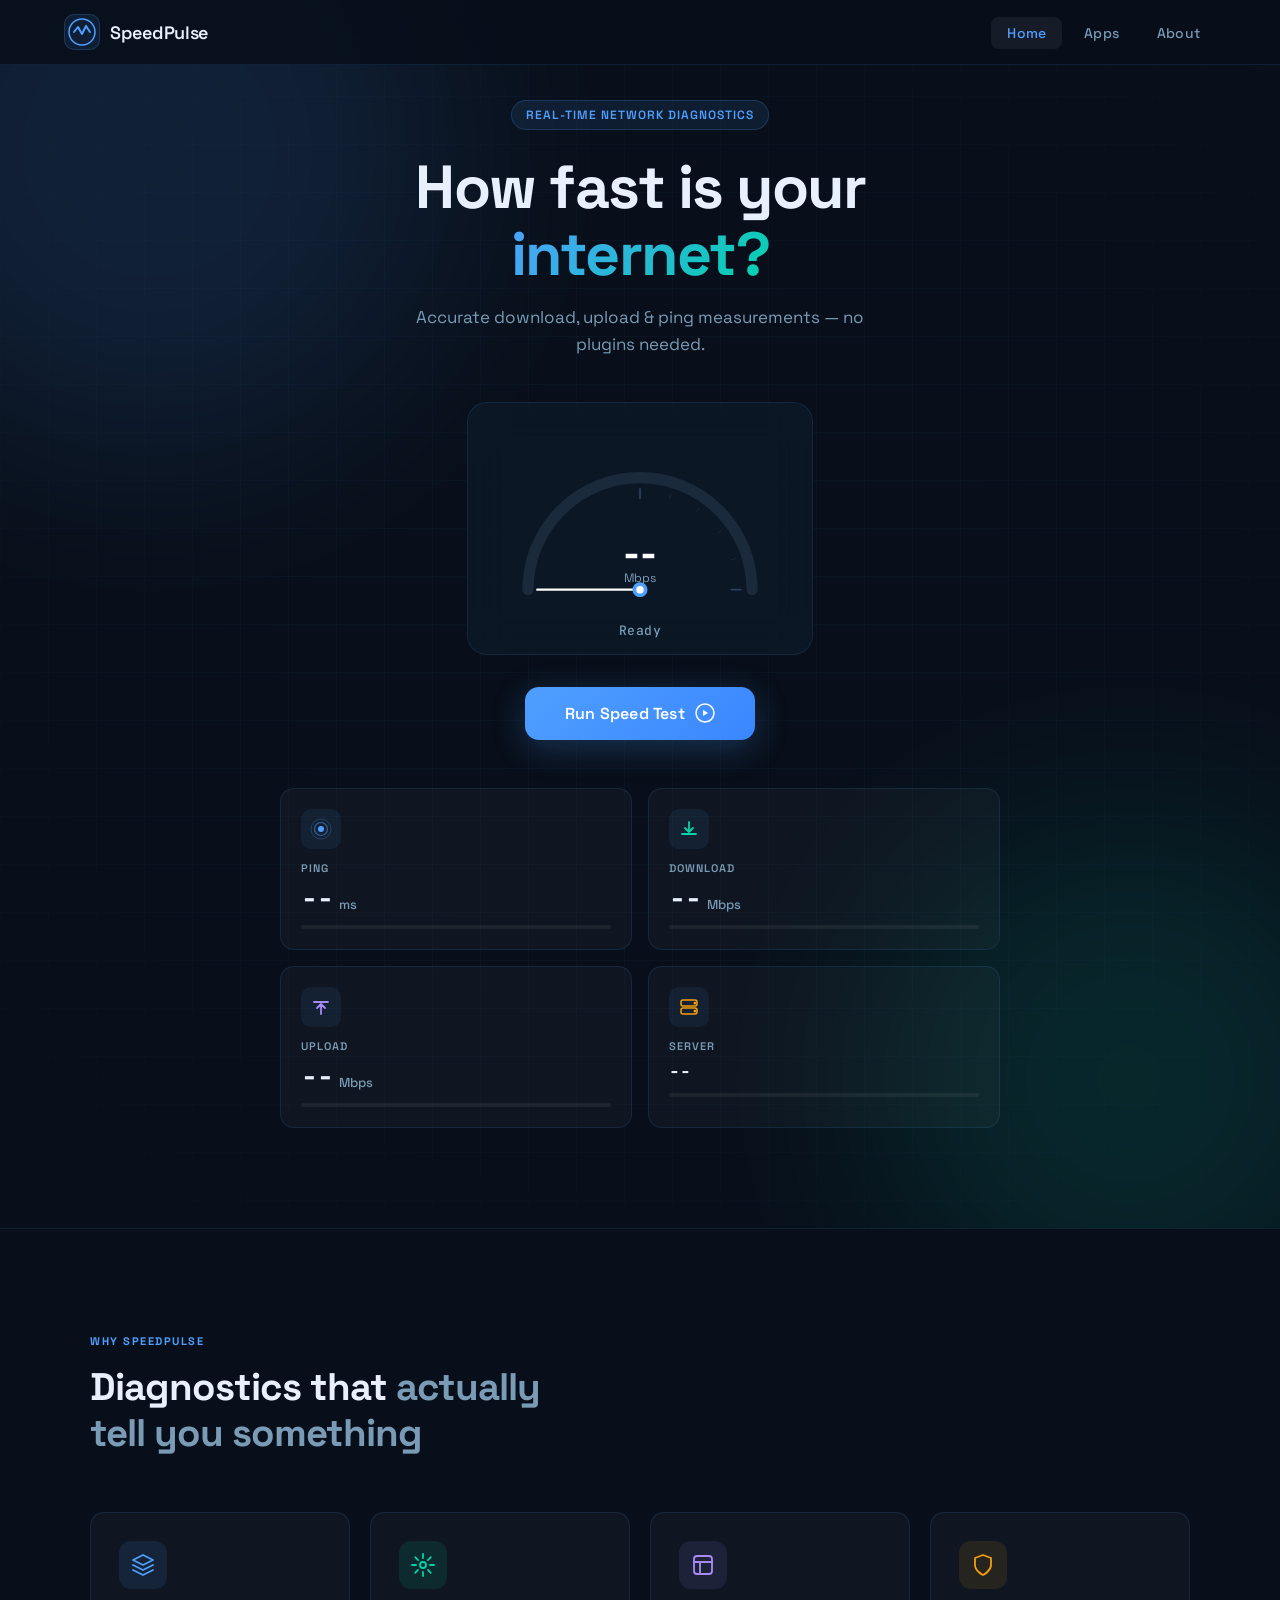
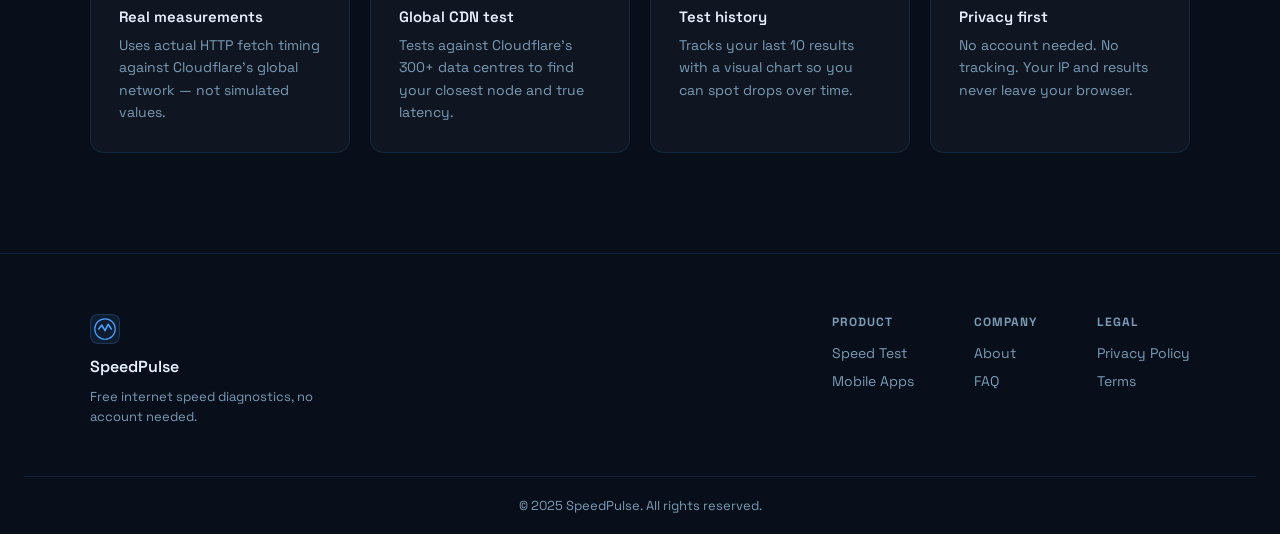
<file: index.html>
<!DOCTYPE html>
<html lang="en">
<head>
    <meta charset="UTF-8">
    <meta name="viewport" content="width=device-width, initial-scale=1.0">
    <title>SpeedPulse — Internet Speed Test</title>
    <link rel="stylesheet" href="style.css">
    <link rel="preconnect" href="https://fonts.googleapis.com">
    <link href="https://fonts.googleapis.com/css2?family=Space+Grotesk:wght@300;400;500;600;700&family=JetBrains+Mono:wght@400;500&display=swap" rel="stylesheet">
    <link rel="icon" type="image/x-icon" href="Pictures/speedpulse logo no bg.png">
</head>
<body>

    <!-- Navigation -->
    <nav id="navbar">
        <div class="nav-inner">
            <a href="index.html" class="brand">
                <div class="brand-icon">
                    <svg width="28" height="28" viewBox="0 0 28 28" fill="none">
                        <circle cx="14" cy="14" r="13" stroke="#4F9FFF" stroke-width="1.5"/>
                        <path d="M6 14 L10 9 L14 16 L18 8 L22 14" stroke="#4F9FFF" stroke-width="2" stroke-linecap="round" stroke-linejoin="round" fill="none"/>
                    </svg>
                </div>
                <span>SpeedPulse</span>
            </a>
            <ul class="nav-links">
                <li><a href="index.html" class="active">Home</a></li>
                <li><a href="apps.html">Apps</a></li>
                <li><a href="about.html">About</a></li>
            </ul>
            <button class="hamburger" onclick="toggleMenu()" aria-label="Menu">
                <span></span><span></span><span></span>
            </button>
        </div>
        <div class="mobile-menu" id="mobileMenu">
            <a href="index.html">Home</a>
            <a href="apps.html">Apps</a>
            <a href="about.html">About</a>
        </div>
    </nav>

    <!-- Hero Speed Test -->
    <main class="hero">
        <div class="hero-bg">
            <div class="grid-overlay"></div>
            <div class="orb orb-1"></div>
            <div class="orb orb-2"></div>
        </div>

        <div class="hero-content">
            <div class="tagline">Real-time network diagnostics</div>
            <h1>How fast is your <span class="gradient-text">internet?</span></h1>
            <p class="subtitle">Accurate download, upload & ping measurements — no plugins needed.</p>

            <!-- Speedometer -->
            <div class="speedometer-wrap">
                <div class="speedometer" id="speedometer">
                    <svg class="gauge-svg" viewBox="0 0 300 200" id="gaugeSVG">
                        <!-- Arc track -->
                        <path d="M 30 170 A 120 120 0 0 1 270 170" fill="none" stroke="#1a2a3a" stroke-width="12" stroke-linecap="round"/>
                        <!-- Arc fill -->
                        <path d="M 30 170 A 120 120 0 0 1 270 170" fill="none" stroke="url(#gaugeGrad)" stroke-width="12" stroke-linecap="round"
                              stroke-dasharray="377" stroke-dashoffset="377" id="gaugeArc"/>
                        <!-- Tick marks -->
                        <g id="ticks"></g>
                        <!-- Needle -->
                        <line x1="150" y1="170" x2="150" y2="60" stroke="#fff" stroke-width="2.5" stroke-linecap="round" id="needle" style="transform-origin:150px 170px; transform:rotate(-90deg)"/>
                        <circle cx="150" cy="170" r="8" fill="#4F9FFF"/>
                        <circle cx="150" cy="170" r="4" fill="#fff"/>
                        <!-- Speed label -->
                        <text x="150" y="145" text-anchor="middle" font-size="42" font-weight="700" fill="#fff" id="speedValue" font-family="'Space Grotesk', sans-serif">--</text>
                        <text x="150" y="162" text-anchor="middle" font-size="13" fill="#7a9bb5" id="speedUnit" font-family="'Space Grotesk', sans-serif">Mbps</text>
                        <defs>
                            <linearGradient id="gaugeGrad" x1="0%" y1="0%" x2="100%" y2="0%">
                                <stop offset="0%" stop-color="#4F9FFF"/>
                                <stop offset="50%" stop-color="#00D4AA"/>
                                <stop offset="100%" stop-color="#00E676"/>
                            </linearGradient>
                        </defs>
                    </svg>
                    <div class="phase-label" id="phaseLabel">Ready</div>
                </div>
            </div>

            <!-- Start button -->
            <button class="btn-test" id="testButton" onclick="startTest()">
                <span class="btn-text">Run Speed Test</span>
                <span class="btn-icon">
                    <svg width="20" height="20" viewBox="0 0 20 20" fill="none">
                        <circle cx="10" cy="10" r="9" stroke="currentColor" stroke-width="1.5"/>
                        <path d="M8 7l5 3-5 3V7z" fill="currentColor"/>
                    </svg>
                </span>
            </button>

            <!-- Results Grid -->
            <div class="results-grid" id="resultsGrid">
                <div class="result-card" id="pingCard">
                    <div class="result-icon">
                        <svg width="22" height="22" viewBox="0 0 22 22" fill="none"><circle cx="11" cy="11" r="3" fill="#4F9FFF"/><circle cx="11" cy="11" r="6.5" stroke="#4F9FFF" stroke-width="1.2" opacity=".5"/><circle cx="11" cy="11" r="10" stroke="#4F9FFF" stroke-width="1" opacity=".25"/></svg>
                    </div>
                    <div class="result-info">
                        <span class="result-label">Ping</span>
                        <span class="result-value" id="pingVal">--</span>
                        <span class="result-unit">ms</span>
                    </div>
                    <div class="result-bar"><div class="result-bar-fill" id="pingBar"></div></div>
                </div>

                <div class="result-card" id="downloadCard">
                    <div class="result-icon">
                        <svg width="22" height="22" viewBox="0 0 22 22" fill="none"><path d="M11 4v10M7 10l4 4 4-4" stroke="#00D4AA" stroke-width="1.8" stroke-linecap="round" stroke-linejoin="round"/><path d="M4 16h14" stroke="#00D4AA" stroke-width="1.8" stroke-linecap="round"/></svg>
                    </div>
                    <div class="result-info">
                        <span class="result-label">Download</span>
                        <span class="result-value" id="downloadVal">--</span>
                        <span class="result-unit">Mbps</span>
                    </div>
                    <div class="result-bar"><div class="result-bar-fill teal" id="downloadBar"></div></div>
                </div>

                <div class="result-card" id="uploadCard">
                    <div class="result-icon">
                        <svg width="22" height="22" viewBox="0 0 22 22" fill="none"><path d="M11 18V8M7 12l4-4 4 4" stroke="#A78BFA" stroke-width="1.8" stroke-linecap="round" stroke-linejoin="round"/><path d="M4 6h14" stroke="#A78BFA" stroke-width="1.8" stroke-linecap="round"/></svg>
                    </div>
                    <div class="result-info">
                        <span class="result-label">Upload</span>
                        <span class="result-value" id="uploadVal">--</span>
                        <span class="result-unit">Mbps</span>
                    </div>
                    <div class="result-bar"><div class="result-bar-fill purple" id="uploadBar"></div></div>
                </div>

                <div class="result-card" id="serverCard">
                    <div class="result-icon">
                        <svg width="22" height="22" viewBox="0 0 22 22" fill="none"><rect x="3" y="4" width="16" height="6" rx="2" stroke="#F59E0B" stroke-width="1.5"/><rect x="3" y="12" width="16" height="6" rx="2" stroke="#F59E0B" stroke-width="1.5"/><circle cx="17" cy="7" r="1.5" fill="#F59E0B"/><circle cx="17" cy="15" r="1.5" fill="#F59E0B"/></svg>
                    </div>
                    <div class="result-info">
                        <span class="result-label">Server</span>
                        <span class="result-value small" id="serverVal">--</span>
                        <span class="result-unit" id="serverIp"></span>
                    </div>
                    <div class="result-bar"><div class="result-bar-fill amber" id="serverBar"></div></div>
                </div>
            </div>

            <!-- History Chart -->
            <div class="history-section" id="historySection" style="display:none">
                <div class="history-header">
                    <h3>Speed History</h3>
                    <button onclick="clearHistory()" class="clear-btn">Clear</button>
                </div>
                <div class="history-chart" id="historyChart"></div>
            </div>
        </div>
    </main>

    <!-- Features Section -->
    <section class="features-section">
        <div class="features-inner">
            <div class="section-tag">Why SpeedPulse</div>
            <h2>Diagnostics that <em>actually tell you something</em></h2>
            <div class="features-grid">
                <div class="feature-card">
                    <div class="feat-icon blue">
                        <svg width="24" height="24" viewBox="0 0 24 24" fill="none"><path d="M12 2L2 7l10 5 10-5-10-5zM2 17l10 5 10-5M2 12l10 5 10-5" stroke="currentColor" stroke-width="1.8" stroke-linecap="round" stroke-linejoin="round"/></svg>
                    </div>
                    <h4>Real measurements</h4>
                    <p>Uses actual HTTP fetch timing against Cloudflare's global network — not simulated values.</p>
                </div>
                <div class="feature-card">
                    <div class="feat-icon teal">
                        <svg width="24" height="24" viewBox="0 0 24 24" fill="none"><circle cx="12" cy="12" r="3" stroke="currentColor" stroke-width="1.8"/><path d="M12 1v4M12 19v4M4.22 4.22l2.83 2.83M16.95 16.95l2.83 2.83M1 12h4M19 12h4M4.22 19.78l2.83-2.83M16.95 7.05l2.83-2.83" stroke="currentColor" stroke-width="1.8" stroke-linecap="round"/></svg>
                    </div>
                    <h4>Global CDN test</h4>
                    <p>Tests against Cloudflare's 300+ data centres to find your closest node and true latency.</p>
                </div>
                <div class="feature-card">
                    <div class="feat-icon purple">
                        <svg width="24" height="24" viewBox="0 0 24 24" fill="none"><rect x="3" y="3" width="18" height="18" rx="3" stroke="currentColor" stroke-width="1.8"/><path d="M3 9h18M9 21V9" stroke="currentColor" stroke-width="1.8" stroke-linecap="round"/></svg>
                    </div>
                    <h4>Test history</h4>
                    <p>Tracks your last 10 results with a visual chart so you can spot drops over time.</p>
                </div>
                <div class="feature-card">
                    <div class="feat-icon amber">
                        <svg width="24" height="24" viewBox="0 0 24 24" fill="none"><path d="M12 22s8-4 8-10V5l-8-3-8 3v7c0 6 8 10 8 10z" stroke="currentColor" stroke-width="1.8" stroke-linecap="round" stroke-linejoin="round"/></svg>
                    </div>
                    <h4>Privacy first</h4>
                    <p>No account needed. No tracking. Your IP and results never leave your browser.</p>
                </div>
            </div>
        </div>
    </section>

    <!-- Footer -->
    <footer>
        <div class="footer-inner">
            <div class="footer-brand">
                <div class="brand-icon small">
                    <svg width="22" height="22" viewBox="0 0 28 28" fill="none"><circle cx="14" cy="14" r="13" stroke="#4F9FFF" stroke-width="1.5"/><path d="M6 14 L10 9 L14 16 L18 8 L22 14" stroke="#4F9FFF" stroke-width="2" stroke-linecap="round" stroke-linejoin="round" fill="none"/></svg>
                </div>
                <span>SpeedPulse</span>
                <p>Free internet speed diagnostics, no account needed.</p>
            </div>
            <div class="footer-links">
                <div class="footer-col">
                    <h5>Product</h5>
                    <a href="index.html">Speed Test</a>
                    <a href="apps.html">Mobile Apps</a>
                </div>
                <div class="footer-col">
                    <h5>Company</h5>
                    <a href="about.html">About</a>
                    <a href="about.html#faq">FAQ</a>
                </div>
                <div class="footer-col">
                    <h5>Legal</h5>
                    <a href="#">Privacy Policy</a>
                    <a href="#">Terms</a>
                </div>
            </div>
        </div>
        <div class="footer-bottom">
            <p>© 2025 SpeedPulse. All rights reserved.</p>
        </div>
    </footer>

    <script src="script.js"></script>
</body>
</html>
</file>
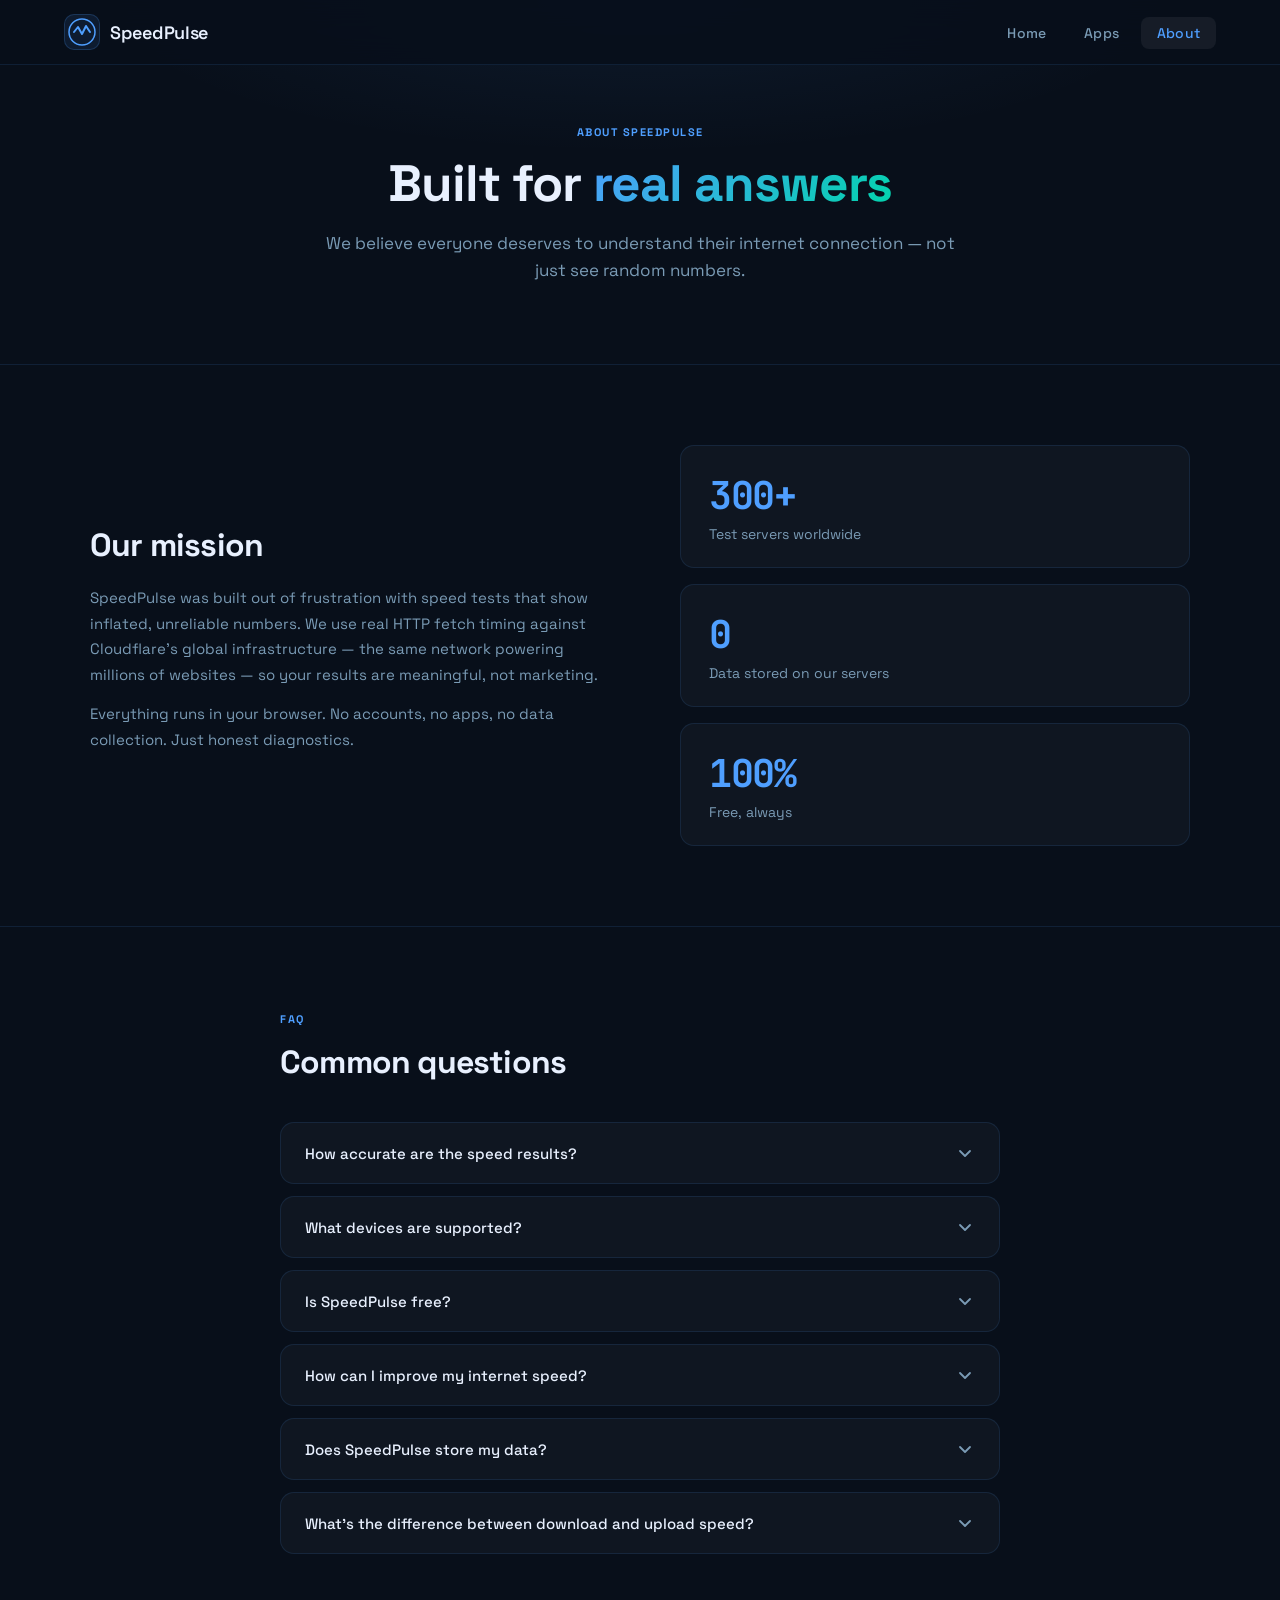
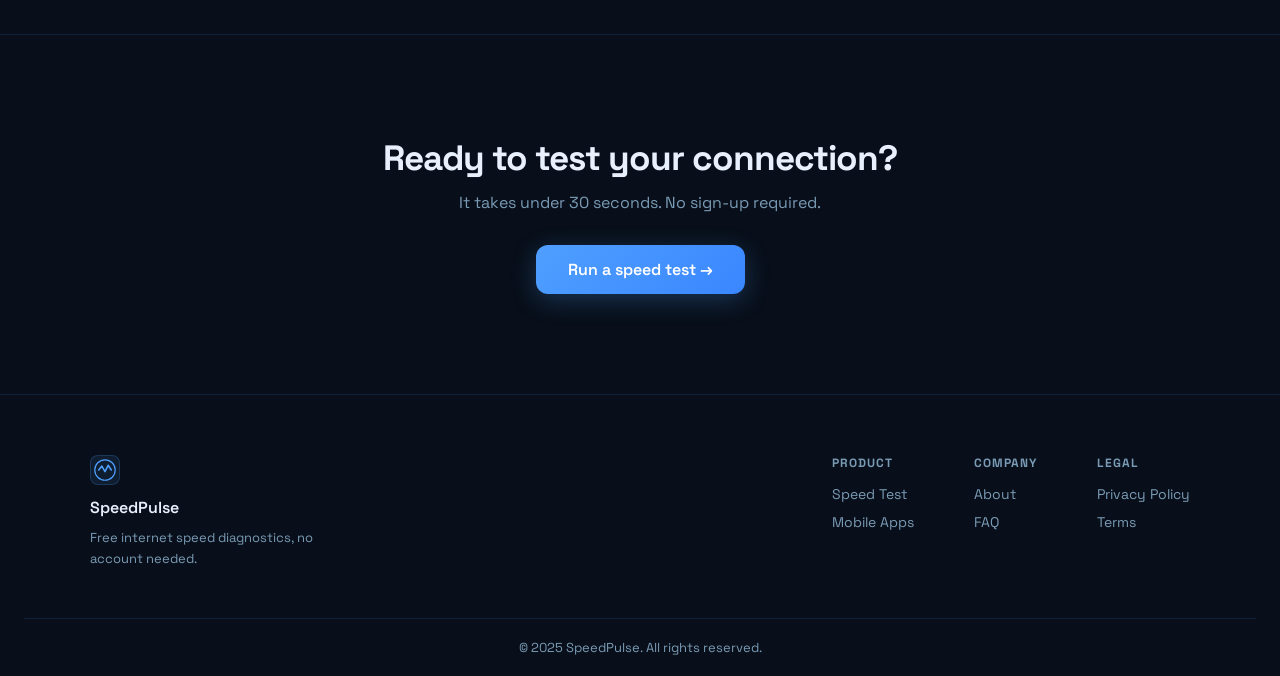
<file: about.html>
<!DOCTYPE html>
<html lang="en">
<head>
    <meta charset="UTF-8">
    <meta name="viewport" content="width=device-width, initial-scale=1.0">
    <title>SpeedPulse — About</title>
    <link rel="stylesheet" href="style.css">
    <link rel="preconnect" href="https://fonts.googleapis.com">
    <link href="https://fonts.googleapis.com/css2?family=Space+Grotesk:wght@300;400;500;600;700&family=JetBrains+Mono:wght@400;500&display=swap" rel="stylesheet">
    <link rel="icon" type="image/x-icon" href="Pictures/speedpulse logo no bg.png">
</head>
<body>
    <nav id="navbar">
        <div class="nav-inner">
            <a href="index.html" class="brand">
                <div class="brand-icon">
                    <svg width="28" height="28" viewBox="0 0 28 28" fill="none"><circle cx="14" cy="14" r="13" stroke="#4F9FFF" stroke-width="1.5"/><path d="M6 14 L10 9 L14 16 L18 8 L22 14" stroke="#4F9FFF" stroke-width="2" stroke-linecap="round" stroke-linejoin="round" fill="none"/></svg>
                </div>
                <span>SpeedPulse</span>
            </a>
            <ul class="nav-links">
                <li><a href="index.html">Home</a></li>
                <li><a href="apps.html">Apps</a></li>
                <li><a href="about.html" class="active">About</a></li>
            </ul>
            <button class="hamburger" onclick="toggleMenu()" aria-label="Menu">
                <span></span><span></span><span></span>
            </button>
        </div>
        <div class="mobile-menu" id="mobileMenu">
            <a href="index.html">Home</a>
            <a href="apps.html">Apps</a>
            <a href="about.html">About</a>
        </div>
    </nav>

    <!-- Page Hero -->
    <section class="page-hero">
        <div class="page-hero-inner">
            <div class="section-tag">About SpeedPulse</div>
            <h1>Built for <span class="gradient-text">real answers</span></h1>
            <p>We believe everyone deserves to understand their internet connection — not just see random numbers.</p>
        </div>
    </section>

    <!-- Mission -->
    <section class="mission-section">
        <div class="mission-inner">
            <div class="mission-text">
                <h2>Our mission</h2>
                <p>SpeedPulse was built out of frustration with speed tests that show inflated, unreliable numbers. We use real HTTP fetch timing against Cloudflare's global infrastructure — the same network powering millions of websites — so your results are meaningful, not marketing.</p>
                <p>Everything runs in your browser. No accounts, no apps, no data collection. Just honest diagnostics.</p>
            </div>
            <div class="mission-stats">
                <div class="stat-card"><span class="stat-num">300+</span><span class="stat-label">Test servers worldwide</span></div>
                <div class="stat-card"><span class="stat-num">0</span><span class="stat-label">Data stored on our servers</span></div>
                <div class="stat-card"><span class="stat-num">100%</span><span class="stat-label">Free, always</span></div>
            </div>
        </div>
    </section>

    <!-- FAQ -->
    <section id="faq" class="faq-section">
        <div class="faq-inner">
            <div class="section-tag">FAQ</div>
            <h2>Common questions</h2>
            <div class="faq-list">
                <div class="faq-item">
                    <button class="faq-q" onclick="toggleFaq(this)">
                        <span>How accurate are the speed results?</span>
                        <svg class="faq-arrow" width="20" height="20" viewBox="0 0 20 20" fill="none"><path d="M5 8l5 5 5-5" stroke="currentColor" stroke-width="1.8" stroke-linecap="round" stroke-linejoin="round"/></svg>
                    </button>
                    <div class="faq-a">
                        <p>SpeedPulse uses real HTTP downloads and uploads against Cloudflare's CDN to calculate throughput. Results are comparable to industry tools — though your browser security sandbox adds a small overhead. For the most accurate reading, run the test a few times and check the average.</p>
                    </div>
                </div>
                <div class="faq-item">
                    <button class="faq-q" onclick="toggleFaq(this)">
                        <span>What devices are supported?</span>
                        <svg class="faq-arrow" width="20" height="20" viewBox="0 0 20 20" fill="none"><path d="M5 8l5 5 5-5" stroke="currentColor" stroke-width="1.8" stroke-linecap="round" stroke-linejoin="round"/></svg>
                    </button>
                    <div class="faq-a">
                        <p>SpeedPulse works in any modern browser on any device — desktop, tablet, or phone. Mobile apps for Android and iOS are available on our Apps page.</p>
                    </div>
                </div>
                <div class="faq-item">
                    <button class="faq-q" onclick="toggleFaq(this)">
                        <span>Is SpeedPulse free?</span>
                        <svg class="faq-arrow" width="20" height="20" viewBox="0 0 20 20" fill="none"><path d="M5 8l5 5 5-5" stroke="currentColor" stroke-width="1.8" stroke-linecap="round" stroke-linejoin="round"/></svg>
                    </button>
                    <div class="faq-a">
                        <p>Yes, completely free. The web version has no paywalls or limits. The mobile apps offer optional premium features like scheduled tests and alerts.</p>
                    </div>
                </div>
                <div class="faq-item">
                    <button class="faq-q" onclick="toggleFaq(this)">
                        <span>How can I improve my internet speed?</span>
                        <svg class="faq-arrow" width="20" height="20" viewBox="0 0 20 20" fill="none"><path d="M5 8l5 5 5-5" stroke="currentColor" stroke-width="1.8" stroke-linecap="round" stroke-linejoin="round"/></svg>
                    </button>
                    <div class="faq-a">
                        <p>Start by restarting your router. Then try connecting via Ethernet instead of Wi-Fi — this alone can double your speed. Reduce the number of devices on your network during a test. If speeds are consistently below your plan's advertised rate, contact your ISP with your SpeedPulse results as evidence.</p>
                    </div>
                </div>
                <div class="faq-item">
                    <button class="faq-q" onclick="toggleFaq(this)">
                        <span>Does SpeedPulse store my data?</span>
                        <svg class="faq-arrow" width="20" height="20" viewBox="0 0 20 20" fill="none"><path d="M5 8l5 5 5-5" stroke="currentColor" stroke-width="1.8" stroke-linecap="round" stroke-linejoin="round"/></svg>
                    </button>
                    <div class="faq-a">
                        <p>No. Your IP address and speed results are never sent to our servers. Test history is stored only in your browser's local storage and can be cleared at any time.</p>
                    </div>
                </div>
                <div class="faq-item">
                    <button class="faq-q" onclick="toggleFaq(this)">
                        <span>What's the difference between download and upload speed?</span>
                        <svg class="faq-arrow" width="20" height="20" viewBox="0 0 20 20" fill="none"><path d="M5 8l5 5 5-5" stroke="currentColor" stroke-width="1.8" stroke-linecap="round" stroke-linejoin="round"/></svg>
                    </button>
                    <div class="faq-a">
                        <p>Download speed is how fast data comes to your device — this affects streaming, browsing, and downloads. Upload speed is how fast you send data — important for video calls, cloud backups, and sharing files. Most home connections have much faster download than upload.</p>
                    </div>
                </div>
            </div>
        </div>
    </section>

    <!-- CTA -->
    <section class="cta-section">
        <div class="cta-inner">
            <h2>Ready to test your connection?</h2>
            <p>It takes under 30 seconds. No sign-up required.</p>
            <a href="index.html" class="btn-cta">Run a speed test →</a>
        </div>
    </section>

    <footer>
        <div class="footer-inner">
            <div class="footer-brand">
                <div class="brand-icon small">
                    <svg width="22" height="22" viewBox="0 0 28 28" fill="none"><circle cx="14" cy="14" r="13" stroke="#4F9FFF" stroke-width="1.5"/><path d="M6 14 L10 9 L14 16 L18 8 L22 14" stroke="#4F9FFF" stroke-width="2" stroke-linecap="round" stroke-linejoin="round" fill="none"/></svg>
                </div>
                <span>SpeedPulse</span>
                <p>Free internet speed diagnostics, no account needed.</p>
            </div>
            <div class="footer-links">
                <div class="footer-col">
                    <h5>Product</h5>
                    <a href="index.html">Speed Test</a>
                    <a href="apps.html">Mobile Apps</a>
                </div>
                <div class="footer-col">
                    <h5>Company</h5>
                    <a href="about.html">About</a>
                    <a href="about.html#faq">FAQ</a>
                </div>
                <div class="footer-col">
                    <h5>Legal</h5>
                    <a href="#">Privacy Policy</a>
                    <a href="#">Terms</a>
                </div>
            </div>
        </div>
        <div class="footer-bottom">
            <p>© 2025 SpeedPulse. All rights reserved.</p>
        </div>
    </footer>

    <script src="script.js"></script>
</body>
</html>
</file>
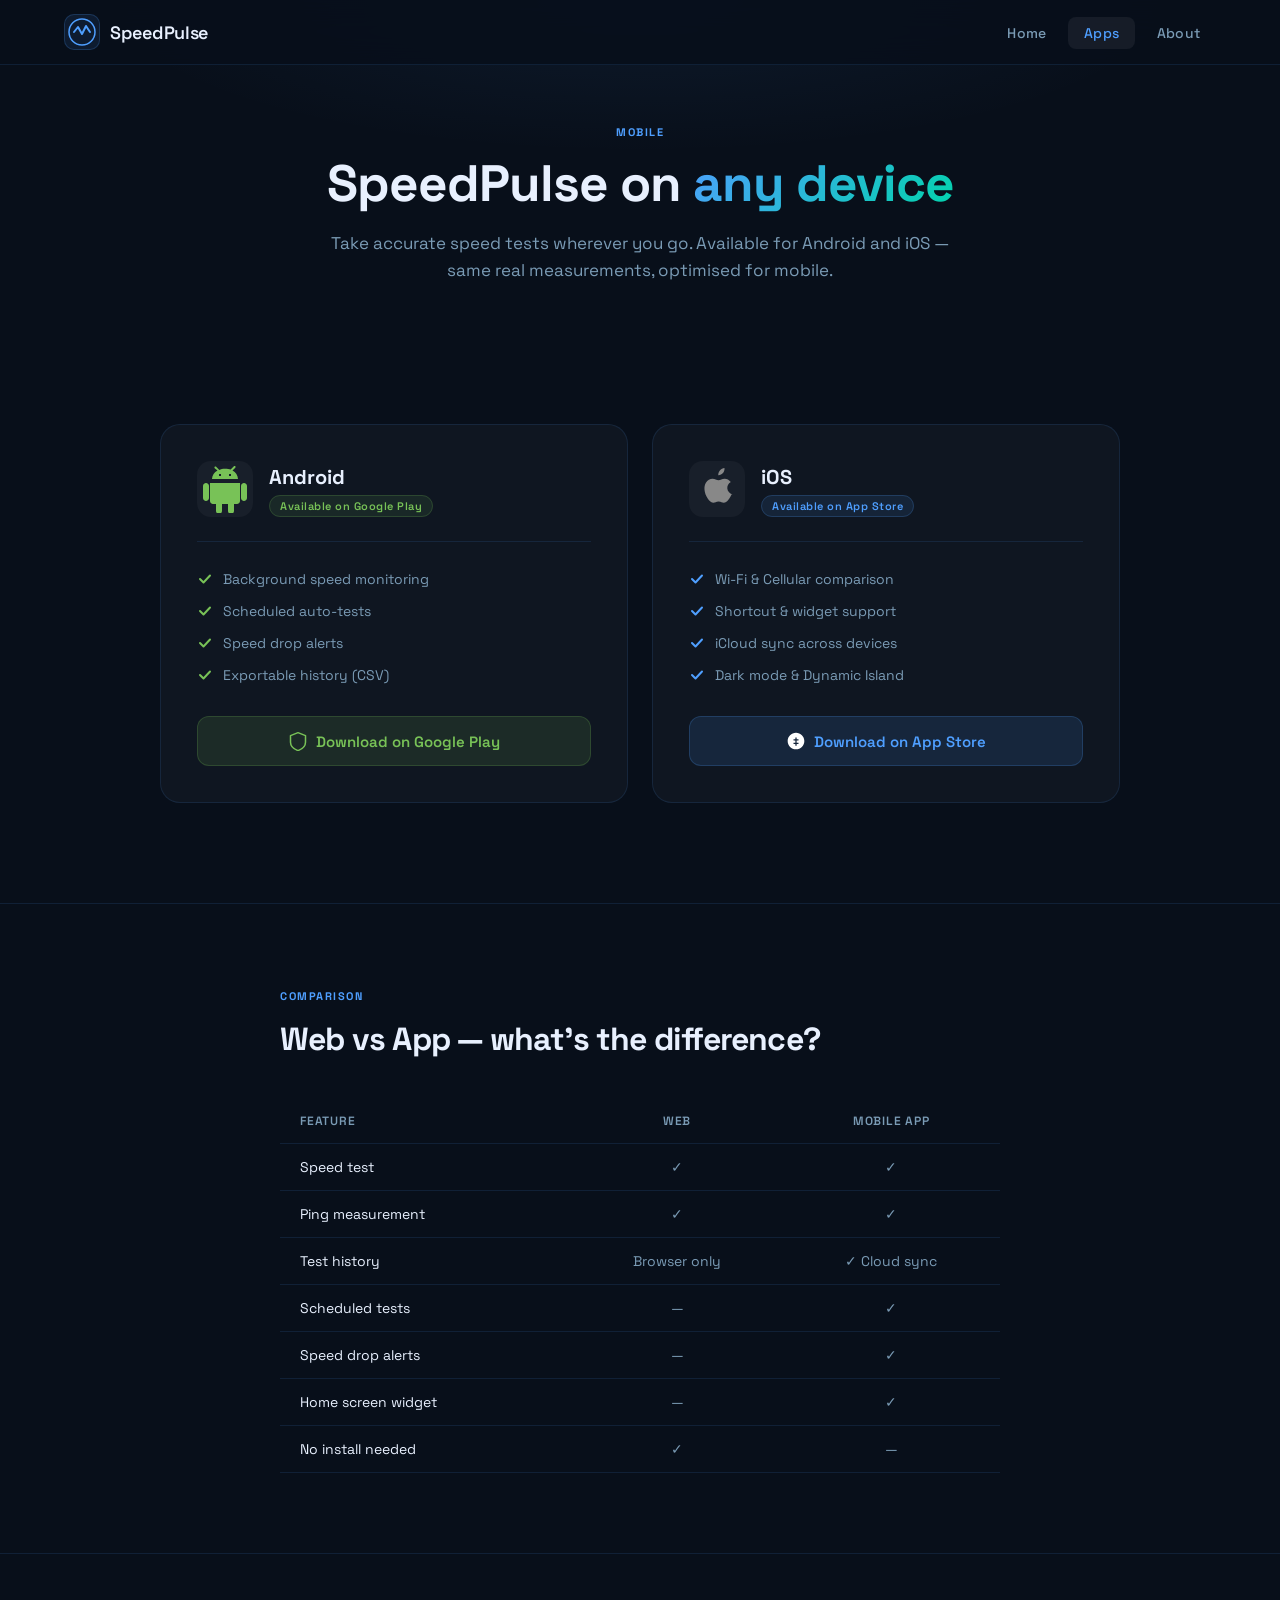
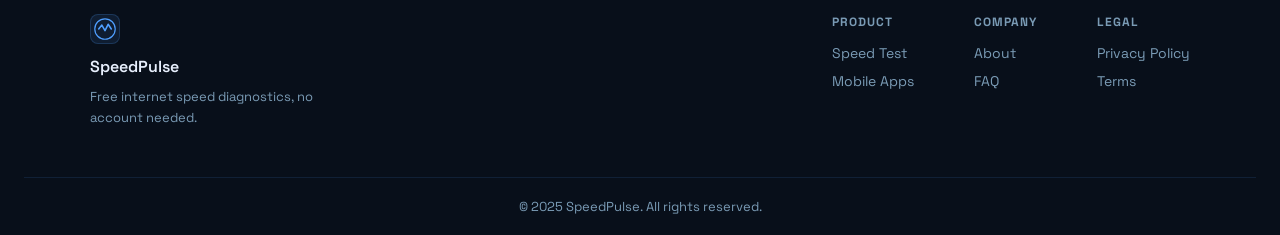
<file: apps.html>
<!DOCTYPE html>
<html lang="en">
<head>
    <meta charset="UTF-8">
    <meta name="viewport" content="width=device-width, initial-scale=1.0">
    <title>SpeedPulse — Apps</title>
    <link rel="stylesheet" href="style.css">
    <link rel="preconnect" href="https://fonts.googleapis.com">
    <link href="https://fonts.googleapis.com/css2?family=Space+Grotesk:wght@300;400;500;600;700&family=JetBrains+Mono:wght@400;500&display=swap" rel="stylesheet">
    <link rel="icon" type="image/x-icon" href="Pictures/speedpulse logo no bg.png">
</head>
<body>
    <nav id="navbar">
        <div class="nav-inner">
            <a href="index.html" class="brand">
                <div class="brand-icon">
                    <svg width="28" height="28" viewBox="0 0 28 28" fill="none"><circle cx="14" cy="14" r="13" stroke="#4F9FFF" stroke-width="1.5"/><path d="M6 14 L10 9 L14 16 L18 8 L22 14" stroke="#4F9FFF" stroke-width="2" stroke-linecap="round" stroke-linejoin="round" fill="none"/></svg>
                </div>
                <span>SpeedPulse</span>
            </a>
            <ul class="nav-links">
                <li><a href="index.html">Home</a></li>
                <li><a href="apps.html" class="active">Apps</a></li>
                <li><a href="about.html">About</a></li>
            </ul>
            <button class="hamburger" onclick="toggleMenu()" aria-label="Menu">
                <span></span><span></span><span></span>
            </button>
        </div>
        <div class="mobile-menu" id="mobileMenu">
            <a href="index.html">Home</a>
            <a href="apps.html">Apps</a>
            <a href="about.html">About</a>
        </div>
    </nav>

    <!-- Page Hero -->
    <section class="page-hero apps-hero">
        <div class="page-hero-inner">
            <div class="section-tag">Mobile</div>
            <h1>SpeedPulse on <span class="gradient-text">any device</span></h1>
            <p>Take accurate speed tests wherever you go. Available for Android and iOS — same real measurements, optimised for mobile.</p>
        </div>
    </section>

    <!-- App platforms -->
    <section class="platforms-section">
        <div class="platforms-inner">
            <div class="platform-card android">
                <div class="platform-header">
                    <div class="platform-icon">
                        <svg viewBox="0 0 48 48" width="48" height="48" fill="none">
                            <path d="M9 36c0 1.66 1.34 3 3 3h3v7c0 1.66 1.34 3 3 3s3-1.34 3-3v-7h6v7c0 1.66 1.34 3 3 3s3-1.34 3-3v-7h3c1.66 0 3-1.34 3-3V18H9v18zm-4-18c-1.66 0-3 1.34-3 3v12c0 1.66 1.34 3 3 3s3-1.34 3-3V21c0-1.66-1.34-3-3-3zm38 0c-1.66 0-3 1.34-3 3v12c0 1.66 1.34 3 3 3s3-1.34 3-3V21c0-1.66-1.34-3-3-3zM31.5 5.5l2.79-2.79c.39-.39.39-1.02 0-1.41-.39-.39-1.02-.39-1.41 0l-3.21 3.22C28.33 4.19 26.23 3.73 24 3.73s-4.33.46-5.67 1.29L15.12 1.8c-.39-.39-1.02-.39-1.41 0-.39.39-.39 1.02 0 1.41L16.5 5.5C13.28 7.18 11.09 10.39 11 14h26c-.09-3.61-2.28-6.82-5.5-8.5zM20 11h-2V9h2v2zm10 0h-2V9h2v2z" fill="#78C257"/>
                        </svg>
                    </div>
                    <div>
                        <h3>Android</h3>
                        <span class="platform-badge">Available on Google Play</span>
                    </div>
                </div>
                <ul class="platform-features">
                    <li><svg width="16" height="16" viewBox="0 0 16 16" fill="none"><path d="M3 8l3.5 3.5L13 4.5" stroke="#78C257" stroke-width="2" stroke-linecap="round" stroke-linejoin="round"/></svg> Background speed monitoring</li>
                    <li><svg width="16" height="16" viewBox="0 0 16 16" fill="none"><path d="M3 8l3.5 3.5L13 4.5" stroke="#78C257" stroke-width="2" stroke-linecap="round" stroke-linejoin="round"/></svg> Scheduled auto-tests</li>
                    <li><svg width="16" height="16" viewBox="0 0 16 16" fill="none"><path d="M3 8l3.5 3.5L13 4.5" stroke="#78C257" stroke-width="2" stroke-linecap="round" stroke-linejoin="round"/></svg> Speed drop alerts</li>
                    <li><svg width="16" height="16" viewBox="0 0 16 16" fill="none"><path d="M3 8l3.5 3.5L13 4.5" stroke="#78C257" stroke-width="2" stroke-linecap="round" stroke-linejoin="round"/></svg> Exportable history (CSV)</li>
                </ul>
                <a href="https://play.google.com" class="btn-platform android">
                    <svg width="20" height="20" viewBox="0 0 24 24" fill="none"><path d="M3 5.5L12 2l9 3.5v8c0 4.5-3.5 8-9 10-5.5-2-9-5.5-9-10v-8z" stroke="currentColor" stroke-width="1.8" stroke-linecap="round" stroke-linejoin="round"/></svg>
                    Download on Google Play
                </a>
            </div>

            <div class="platform-card ios">
                <div class="platform-header">
                    <div class="platform-icon">
                        <svg viewBox="0 0 48 48" width="48" height="48" fill="none">
                            <path d="M38.5 29.5c-.7 1.6-1.1 2.3-2 3.7-1.3 2-3.2 4.5-5.5 4.5-2.1.1-2.6-1.3-5.4-1.3-2.8 0-3.4 1.4-5.5 1.3-2.3-.1-4.1-2.3-5.4-4.3-3.7-5.6-4.1-12.2-1.8-15.7 1.6-2.5 4.2-3.9 6.6-3.9 2.5 0 4 1.4 6.1 1.4 2 0 3.2-1.4 6.1-1.4 2.2 0 4.5 1.2 6.1 3.3-5.3 2.9-4.5 10.6 1.7 12.4zM30 8c1-1.3 1.7-3.1 1.5-5-1.6.1-3.5 1.1-4.6 2.4-1 1.2-1.9 3-1.6 4.8 1.8.1 3.6-.9 4.7-2.2z" fill="#888"/>
                        </svg>
                    </div>
                    <div>
                        <h3>iOS</h3>
                        <span class="platform-badge ios-badge">Available on App Store</span>
                    </div>
                </div>
                <ul class="platform-features">
                    <li><svg width="16" height="16" viewBox="0 0 16 16" fill="none"><path d="M3 8l3.5 3.5L13 4.5" stroke="#4F9FFF" stroke-width="2" stroke-linecap="round" stroke-linejoin="round"/></svg> Wi-Fi & Cellular comparison</li>
                    <li><svg width="16" height="16" viewBox="0 0 16 16" fill="none"><path d="M3 8l3.5 3.5L13 4.5" stroke="#4F9FFF" stroke-width="2" stroke-linecap="round" stroke-linejoin="round"/></svg> Shortcut & widget support</li>
                    <li><svg width="16" height="16" viewBox="0 0 16 16" fill="none"><path d="M3 8l3.5 3.5L13 4.5" stroke="#4F9FFF" stroke-width="2" stroke-linecap="round" stroke-linejoin="round"/></svg> iCloud sync across devices</li>
                    <li><svg width="16" height="16" viewBox="0 0 16 16" fill="none"><path d="M3 8l3.5 3.5L13 4.5" stroke="#4F9FFF" stroke-width="2" stroke-linecap="round" stroke-linejoin="round"/></svg> Dark mode & Dynamic Island</li>
                </ul>
                <a href="https://www.apple.com/app-store/" class="btn-platform ios">
                    <svg width="20" height="20" viewBox="0 0 24 24" fill="none"><path d="M12 2C6.48 2 2 6.48 2 12s4.48 10 10 10 10-4.48 10-10S17.52 2 12 2zm3 13.5h-2.25v2.25h-1.5v-2.25H9v-1.5h2.25V11.5H9V10h2.25V7.75h1.5V10H15v1.5h-2.25v2.5H15v1.5z" fill="#fff"/></svg>
                    Download on App Store
                </a>
            </div>
        </div>
    </section>

    <!-- Web vs App comparison -->
    <section class="compare-section">
        <div class="compare-inner">
            <div class="section-tag">Comparison</div>
            <h2>Web vs App — what's the difference?</h2>
            <div class="compare-table-wrap">
                <table class="compare-table">
                    <thead>
                        <tr>
                            <th>Feature</th>
                            <th>Web</th>
                            <th>Mobile App</th>
                        </tr>
                    </thead>
                    <tbody>
                        <tr><td>Speed test</td><td>✓</td><td>✓</td></tr>
                        <tr><td>Ping measurement</td><td>✓</td><td>✓</td></tr>
                        <tr><td>Test history</td><td>Browser only</td><td>✓ Cloud sync</td></tr>
                        <tr><td>Scheduled tests</td><td>—</td><td>✓</td></tr>
                        <tr><td>Speed drop alerts</td><td>—</td><td>✓</td></tr>
                        <tr><td>Home screen widget</td><td>—</td><td>✓</td></tr>
                        <tr><td>No install needed</td><td>✓</td><td>—</td></tr>
                    </tbody>
                </table>
            </div>
        </div>
    </section>

    <footer>
        <div class="footer-inner">
            <div class="footer-brand">
                <div class="brand-icon small">
                    <svg width="22" height="22" viewBox="0 0 28 28" fill="none"><circle cx="14" cy="14" r="13" stroke="#4F9FFF" stroke-width="1.5"/><path d="M6 14 L10 9 L14 16 L18 8 L22 14" stroke="#4F9FFF" stroke-width="2" stroke-linecap="round" stroke-linejoin="round" fill="none"/></svg>
                </div>
                <span>SpeedPulse</span>
                <p>Free internet speed diagnostics, no account needed.</p>
            </div>
            <div class="footer-links">
                <div class="footer-col">
                    <h5>Product</h5>
                    <a href="index.html">Speed Test</a>
                    <a href="apps.html">Mobile Apps</a>
                </div>
                <div class="footer-col">
                    <h5>Company</h5>
                    <a href="about.html">About</a>
                    <a href="about.html#faq">FAQ</a>
                </div>
                <div class="footer-col">
                    <h5>Legal</h5>
                    <a href="#">Privacy Policy</a>
                    <a href="#">Terms</a>
                </div>
            </div>
        </div>
        <div class="footer-bottom">
            <p>© 2025 SpeedPulse. All rights reserved.</p>
        </div>
    </footer>
    <script src="script.js"></script>
</body>
</html>
</file>
<file: style.css>
/* ============================================
   SpeedPulse — Complete Design System
   ============================================ */

*, *::before, *::after {
    margin: 0;
    padding: 0;
    box-sizing: border-box;
}

:root {
    --bg: #080f1a;
    --bg2: #0d1929;
    --bg3: #111f33;
    --border: rgba(79, 159, 255, 0.12);
    --border-hover: rgba(79, 159, 255, 0.3);
    --blue: #4F9FFF;
    --teal: #00D4AA;
    --purple: #A78BFA;
    --amber: #F59E0B;
    --text: #e8f0fe;
    --muted: #7a9bb5;
    --card-bg: rgba(255,255,255,0.03);
    --radius: 14px;
    --radius-sm: 8px;
}

html { scroll-behavior: smooth; }

body {
    font-family: 'Space Grotesk', sans-serif;
    background: var(--bg);
    color: var(--text);
    min-height: 100vh;
    overflow-x: hidden;
}

/* ── SCROLLBAR ─────────────────────────────── */
::-webkit-scrollbar { width: 6px; }
::-webkit-scrollbar-track { background: var(--bg); }
::-webkit-scrollbar-thumb { background: var(--bg3); border-radius: 3px; }
::-webkit-scrollbar-thumb:hover { background: var(--blue); }

/* ── NAVBAR ────────────────────────────────── */
#navbar {
    position: fixed;
    top: 0; left: 0; right: 0;
    z-index: 100;
    backdrop-filter: blur(16px);
    -webkit-backdrop-filter: blur(16px);
    background: rgba(8, 15, 26, 0.85);
    border-bottom: 1px solid var(--border);
    transition: border-color 0.3s;
}

.nav-inner {
    max-width: 1200px;
    margin: 0 auto;
    padding: 0 24px;
    height: 64px;
    display: flex;
    align-items: center;
    justify-content: space-between;
}

.brand {
    display: flex;
    align-items: center;
    gap: 10px;
    text-decoration: none;
    color: var(--text);
    font-size: 18px;
    font-weight: 600;
    letter-spacing: -0.3px;
}

.brand-icon {
    display: flex;
    align-items: center;
    justify-content: center;
    width: 36px; height: 36px;
    background: rgba(79, 159, 255, 0.1);
    border: 1px solid rgba(79, 159, 255, 0.2);
    border-radius: 10px;
}

.brand-icon.small { width: 30px; height: 30px; border-radius: 8px; }

.nav-links {
    display: flex;
    list-style: none;
    gap: 6px;
}

.nav-links a {
    text-decoration: none;
    color: var(--muted);
    font-size: 14px;
    font-weight: 500;
    padding: 7px 16px;
    border-radius: 8px;
    transition: all 0.2s;
    letter-spacing: 0.2px;
}

.nav-links a:hover,
.nav-links a.active {
    color: var(--text);
    background: rgba(255,255,255,0.06);
}

.nav-links a.active { color: var(--blue); }

.hamburger {
    display: none;
    flex-direction: column;
    gap: 5px;
    background: none;
    border: none;
    cursor: pointer;
    padding: 8px;
}

.hamburger span {
    width: 22px; height: 2px;
    background: var(--muted);
    border-radius: 2px;
    transition: all 0.2s;
}

.mobile-menu {
    display: none;
    flex-direction: column;
    padding: 12px 24px 16px;
    border-top: 1px solid var(--border);
    gap: 4px;
}

.mobile-menu.open { display: flex; }

.mobile-menu a {
    text-decoration: none;
    color: var(--muted);
    font-size: 15px;
    padding: 10px 12px;
    border-radius: 8px;
    transition: all 0.2s;
}

.mobile-menu a:hover { color: var(--text); background: rgba(255,255,255,0.05); }

/* ── HERO ──────────────────────────────────── */
.hero {
    position: relative;
    min-height: 100vh;
    display: flex;
    align-items: center;
    justify-content: center;
    padding: 100px 24px 60px;
    overflow: hidden;
}

.hero-bg {
    position: absolute;
    inset: 0;
    pointer-events: none;
}

.grid-overlay {
    position: absolute;
    inset: 0;
    background-image:
        linear-gradient(rgba(79,159,255,0.04) 1px, transparent 1px),
        linear-gradient(90deg, rgba(79,159,255,0.04) 1px, transparent 1px);
    background-size: 48px 48px;
    mask-image: radial-gradient(ellipse 80% 80% at 50% 50%, black 30%, transparent 100%);
}

.orb {
    position: absolute;
    border-radius: 50%;
    filter: blur(100px);
    opacity: 0.12;
}

.orb-1 {
    width: 600px; height: 600px;
    background: var(--blue);
    top: -150px; left: -150px;
}

.orb-2 {
    width: 500px; height: 500px;
    background: var(--teal);
    bottom: -100px; right: -100px;
}

.hero-content {
    position: relative;
    z-index: 1;
    max-width: 720px;
    width: 100%;
    text-align: center;
}

.tagline {
    display: inline-flex;
    align-items: center;
    gap: 8px;
    background: rgba(79, 159, 255, 0.1);
    border: 1px solid rgba(79, 159, 255, 0.2);
    color: var(--blue);
    font-size: 12px;
    font-weight: 600;
    letter-spacing: 1px;
    text-transform: uppercase;
    padding: 6px 14px;
    border-radius: 100px;
    margin-bottom: 24px;
}

.hero-content h1 {
    font-size: clamp(2.2rem, 5vw, 3.8rem);
    font-weight: 700;
    letter-spacing: -1.5px;
    line-height: 1.1;
    margin-bottom: 16px;
}

.gradient-text {
    background: linear-gradient(135deg, var(--blue), var(--teal));
    -webkit-background-clip: text;
    -webkit-text-fill-color: transparent;
    background-clip: text;
}

.subtitle {
    color: var(--muted);
    font-size: 17px;
    line-height: 1.6;
    margin-bottom: 44px;
    max-width: 460px;
    margin-left: auto;
    margin-right: auto;
}

/* ── SPEEDOMETER ───────────────────────────── */
.speedometer-wrap {
    display: flex;
    justify-content: center;
    margin-bottom: 32px;
}

.speedometer {
    position: relative;
    background: rgba(13, 25, 41, 0.8);
    border: 1px solid var(--border);
    border-radius: 20px;
    padding: 28px 32px 12px;
    backdrop-filter: blur(20px);
}

.gauge-svg {
    width: 280px;
    height: auto;
    display: block;
}

.phase-label {
    text-align: center;
    font-size: 13px;
    font-weight: 500;
    color: var(--muted);
    letter-spacing: 0.5px;
    margin-top: 4px;
    height: 20px;
    font-family: 'JetBrains Mono', monospace;
    transition: color 0.3s;
}

.phase-label.active { color: var(--blue); }

/* ── TEST BUTTON ───────────────────────────── */
.btn-test {
    display: inline-flex;
    align-items: center;
    gap: 10px;
    background: linear-gradient(135deg, var(--blue), #3a86ff);
    color: #fff;
    border: none;
    border-radius: 14px;
    padding: 16px 40px;
    font-size: 16px;
    font-weight: 600;
    font-family: 'Space Grotesk', sans-serif;
    cursor: pointer;
    transition: all 0.25s;
    letter-spacing: 0.2px;
    margin-bottom: 48px;
    box-shadow: 0 8px 32px rgba(79, 159, 255, 0.25);
}

.btn-test:hover {
    transform: translateY(-2px);
    box-shadow: 0 12px 40px rgba(79, 159, 255, 0.4);
}

.btn-test:active { transform: translateY(0); }

.btn-test:disabled {
    opacity: 0.6;
    cursor: not-allowed;
    transform: none;
}

.btn-test .btn-icon { display: flex; align-items: center; }

/* ── RESULTS GRID ──────────────────────────── */
.results-grid {
    display: grid;
    grid-template-columns: repeat(2, 1fr);
    gap: 16px;
    margin-bottom: 40px;
}

.result-card {
    background: var(--card-bg);
    border: 1px solid var(--border);
    border-radius: var(--radius);
    padding: 20px;
    text-align: left;
    transition: border-color 0.3s;
}

.result-card:hover { border-color: var(--border-hover); }

.result-icon {
    width: 40px; height: 40px;
    background: rgba(79, 159, 255, 0.08);
    border-radius: 10px;
    display: flex;
    align-items: center;
    justify-content: center;
    margin-bottom: 12px;
}

.result-info {
    display: flex;
    align-items: baseline;
    gap: 6px;
    flex-wrap: wrap;
    margin-bottom: 12px;
}

.result-label {
    display: block;
    width: 100%;
    font-size: 11px;
    font-weight: 600;
    letter-spacing: 1px;
    text-transform: uppercase;
    color: var(--muted);
    margin-bottom: 4px;
}

.result-value {
    font-size: 28px;
    font-weight: 700;
    color: var(--text);
    font-family: 'JetBrains Mono', monospace;
    letter-spacing: -1px;
    line-height: 1;
}

.result-value.small { font-size: 18px; letter-spacing: -0.5px; }

.result-unit {
    font-size: 13px;
    color: var(--muted);
    font-weight: 500;
}

.result-bar {
    height: 4px;
    background: rgba(255,255,255,0.06);
    border-radius: 2px;
    overflow: hidden;
}

.result-bar-fill {
    height: 100%;
    width: 0%;
    background: var(--blue);
    border-radius: 2px;
    transition: width 0.8s ease;
}

.result-bar-fill.teal { background: var(--teal); }
.result-bar-fill.purple { background: var(--purple); }
.result-bar-fill.amber { background: var(--amber); }

/* ── HISTORY ───────────────────────────────── */
.history-section {
    background: var(--card-bg);
    border: 1px solid var(--border);
    border-radius: var(--radius);
    padding: 24px;
    text-align: left;
}

.history-header {
    display: flex;
    align-items: center;
    justify-content: space-between;
    margin-bottom: 20px;
}

.history-header h3 {
    font-size: 15px;
    font-weight: 600;
    color: var(--text);
}

.clear-btn {
    background: none;
    border: 1px solid var(--border);
    color: var(--muted);
    font-size: 12px;
    font-family: 'Space Grotesk', sans-serif;
    padding: 4px 12px;
    border-radius: 6px;
    cursor: pointer;
    transition: all 0.2s;
}

.clear-btn:hover { border-color: var(--border-hover); color: var(--text); }

.history-chart {
    display: flex;
    align-items: flex-end;
    gap: 8px;
    height: 80px;
}

.history-bar-group {
    display: flex;
    flex-direction: column;
    align-items: center;
    gap: 3px;
    flex: 1;
}

.history-bars {
    display: flex;
    gap: 2px;
    align-items: flex-end;
    height: 60px;
}

.h-bar {
    width: 6px;
    border-radius: 3px 3px 0 0;
    min-height: 4px;
    transition: height 0.5s ease;
}

.h-bar.dl { background: var(--teal); }
.h-bar.ul { background: var(--purple); }

.history-time {
    font-size: 9px;
    color: var(--muted);
    font-family: 'JetBrains Mono', monospace;
}

/* ── FEATURES SECTION ──────────────────────── */
.features-section {
    padding: 100px 24px;
    border-top: 1px solid var(--border);
}

.features-inner {
    max-width: 1100px;
    margin: 0 auto;
}

.section-tag {
    display: inline-block;
    font-size: 11px;
    font-weight: 700;
    letter-spacing: 1.5px;
    text-transform: uppercase;
    color: var(--blue);
    margin-bottom: 16px;
}

.features-inner h2 {
    font-size: clamp(1.8rem, 3vw, 2.6rem);
    font-weight: 700;
    letter-spacing: -1px;
    max-width: 500px;
    margin-bottom: 56px;
    line-height: 1.2;
}

.features-inner h2 em { font-style: normal; color: var(--muted); }

.features-grid {
    display: grid;
    grid-template-columns: repeat(auto-fit, minmax(240px, 1fr));
    gap: 20px;
}

.feature-card {
    background: var(--card-bg);
    border: 1px solid var(--border);
    border-radius: var(--radius);
    padding: 28px;
    transition: all 0.25s;
}

.feature-card:hover {
    border-color: var(--border-hover);
    transform: translateY(-3px);
}

.feat-icon {
    width: 48px; height: 48px;
    border-radius: 12px;
    display: flex;
    align-items: center;
    justify-content: center;
    margin-bottom: 18px;
}

.feat-icon.blue { background: rgba(79,159,255,0.1); color: var(--blue); }
.feat-icon.teal { background: rgba(0,212,170,0.1); color: var(--teal); }
.feat-icon.purple { background: rgba(167,139,250,0.1); color: var(--purple); }
.feat-icon.amber { background: rgba(245,158,11,0.1); color: var(--amber); }

.feature-card h4 {
    font-size: 15px;
    font-weight: 600;
    margin-bottom: 8px;
}

.feature-card p {
    font-size: 14px;
    color: var(--muted);
    line-height: 1.6;
}

/* ── PAGE HERO (about, apps) ───────────────── */
.page-hero {
    padding: 120px 24px 80px;
    text-align: center;
    position: relative;
    overflow: hidden;
}

.page-hero::before {
    content: '';
    position: absolute;
    inset: 0;
    background:
        radial-gradient(ellipse 60% 60% at 50% 0%, rgba(79,159,255,0.08) 0%, transparent 70%);
    pointer-events: none;
}

.page-hero-inner {
    position: relative;
    z-index: 1;
    max-width: 640px;
    margin: 0 auto;
}

.page-hero h1 {
    font-size: clamp(2rem, 4vw, 3.2rem);
    font-weight: 700;
    letter-spacing: -1px;
    margin-bottom: 16px;
    line-height: 1.15;
}

.page-hero p {
    color: var(--muted);
    font-size: 17px;
    line-height: 1.6;
}

/* ── MISSION ───────────────────────────────── */
.mission-section {
    padding: 80px 24px;
    border-top: 1px solid var(--border);
}

.mission-inner {
    max-width: 1100px;
    margin: 0 auto;
    display: grid;
    grid-template-columns: 1fr 1fr;
    gap: 80px;
    align-items: center;
}

.mission-text h2 {
    font-size: 2rem;
    font-weight: 700;
    letter-spacing: -0.8px;
    margin-bottom: 20px;
}

.mission-text p {
    color: var(--muted);
    font-size: 15px;
    line-height: 1.7;
    margin-bottom: 14px;
}

.mission-stats {
    display: flex;
    flex-direction: column;
    gap: 16px;
}

.stat-card {
    background: var(--card-bg);
    border: 1px solid var(--border);
    border-radius: var(--radius);
    padding: 24px 28px;
    display: flex;
    flex-direction: column;
    gap: 4px;
}

.stat-num {
    font-size: 2.4rem;
    font-weight: 700;
    color: var(--blue);
    letter-spacing: -1.5px;
    font-family: 'JetBrains Mono', monospace;
}

.stat-label {
    font-size: 14px;
    color: var(--muted);
}

/* ── FAQ ───────────────────────────────────── */
.faq-section {
    padding: 80px 24px;
    border-top: 1px solid var(--border);
}

.faq-inner {
    max-width: 720px;
    margin: 0 auto;
}

.faq-inner h2 {
    font-size: 2rem;
    font-weight: 700;
    letter-spacing: -0.8px;
    margin-bottom: 40px;
}

.faq-list { display: flex; flex-direction: column; gap: 12px; }

.faq-item {
    background: var(--card-bg);
    border: 1px solid var(--border);
    border-radius: var(--radius);
    overflow: hidden;
    transition: border-color 0.2s;
}

.faq-item:hover { border-color: var(--border-hover); }

.faq-q {
    width: 100%;
    background: none;
    border: none;
    color: var(--text);
    font-family: 'Space Grotesk', sans-serif;
    font-size: 15px;
    font-weight: 500;
    text-align: left;
    padding: 20px 24px;
    cursor: pointer;
    display: flex;
    align-items: center;
    justify-content: space-between;
    gap: 16px;
}

.faq-q:hover { color: var(--blue); }

.faq-arrow {
    color: var(--muted);
    flex-shrink: 0;
    transition: transform 0.25s;
}

.faq-item.open .faq-arrow { transform: rotate(180deg); }

.faq-a {
    display: none;
    padding: 0 24px 20px;
    border-top: 1px solid var(--border);
}

.faq-a p {
    font-size: 14px;
    color: var(--muted);
    line-height: 1.7;
    padding-top: 16px;
}

.faq-item.open .faq-a { display: block; }

/* ── CTA ───────────────────────────────────── */
.cta-section {
    padding: 100px 24px;
    text-align: center;
    border-top: 1px solid var(--border);
}

.cta-inner { max-width: 560px; margin: 0 auto; }

.cta-inner h2 {
    font-size: 2.2rem;
    font-weight: 700;
    letter-spacing: -1px;
    margin-bottom: 12px;
}

.cta-inner p { color: var(--muted); font-size: 16px; margin-bottom: 32px; }

.btn-cta {
    display: inline-flex;
    align-items: center;
    gap: 8px;
    background: linear-gradient(135deg, var(--blue), #3a86ff);
    color: #fff;
    text-decoration: none;
    border-radius: 12px;
    padding: 14px 32px;
    font-size: 16px;
    font-weight: 600;
    transition: all 0.25s;
    box-shadow: 0 6px 24px rgba(79,159,255,0.25);
}

.btn-cta:hover {
    transform: translateY(-2px);
    box-shadow: 0 10px 36px rgba(79,159,255,0.4);
}

/* ── APPS PAGE ─────────────────────────────── */
.platforms-section {
    padding: 60px 24px 100px;
}

.platforms-inner {
    max-width: 960px;
    margin: 0 auto;
    display: grid;
    grid-template-columns: 1fr 1fr;
    gap: 24px;
}

.platform-card {
    background: var(--card-bg);
    border: 1px solid var(--border);
    border-radius: 20px;
    padding: 36px;
    transition: all 0.25s;
}

.platform-card:hover { border-color: var(--border-hover); transform: translateY(-4px); }

.platform-header {
    display: flex;
    align-items: center;
    gap: 16px;
    margin-bottom: 28px;
    padding-bottom: 24px;
    border-bottom: 1px solid var(--border);
}

.platform-icon {
    width: 56px; height: 56px;
    background: rgba(255,255,255,0.04);
    border-radius: 14px;
    display: flex;
    align-items: center;
    justify-content: center;
}

.platform-header h3 {
    font-size: 20px;
    font-weight: 700;
    margin-bottom: 4px;
}

.platform-badge {
    font-size: 11px;
    font-weight: 600;
    letter-spacing: 0.5px;
    color: #78C257;
    background: rgba(120, 194, 87, 0.1);
    padding: 3px 10px;
    border-radius: 100px;
    border: 1px solid rgba(120, 194, 87, 0.2);
}

.platform-badge.ios-badge {
    color: var(--blue);
    background: rgba(79, 159, 255, 0.1);
    border-color: rgba(79, 159, 255, 0.2);
}

.platform-features {
    list-style: none;
    display: flex;
    flex-direction: column;
    gap: 14px;
    margin-bottom: 32px;
}

.platform-features li {
    display: flex;
    align-items: center;
    gap: 10px;
    font-size: 14px;
    color: var(--muted);
}

.btn-platform {
    display: flex;
    align-items: center;
    justify-content: center;
    gap: 8px;
    width: 100%;
    padding: 14px;
    border-radius: 12px;
    font-size: 15px;
    font-weight: 600;
    text-decoration: none;
    font-family: 'Space Grotesk', sans-serif;
    transition: all 0.2s;
    cursor: pointer;
    border: none;
}

.btn-platform.android {
    background: rgba(120, 194, 87, 0.12);
    color: #78C257;
    border: 1px solid rgba(120, 194, 87, 0.2);
}

.btn-platform.android:hover { background: rgba(120, 194, 87, 0.2); }

.btn-platform.ios {
    background: rgba(79, 159, 255, 0.12);
    color: var(--blue);
    border: 1px solid rgba(79, 159, 255, 0.2);
}

.btn-platform.ios:hover { background: rgba(79, 159, 255, 0.2); }

/* ── COMPARE TABLE ─────────────────────────── */
.compare-section {
    padding: 80px 24px;
    border-top: 1px solid var(--border);
}

.compare-inner {
    max-width: 720px;
    margin: 0 auto;
}

.compare-inner h2 {
    font-size: 2rem;
    font-weight: 700;
    letter-spacing: -0.8px;
    margin-bottom: 40px;
}

.compare-table-wrap { overflow-x: auto; }

.compare-table {
    width: 100%;
    border-collapse: collapse;
    font-size: 14px;
}

.compare-table th {
    padding: 14px 20px;
    text-align: left;
    font-size: 12px;
    font-weight: 600;
    letter-spacing: 0.8px;
    text-transform: uppercase;
    color: var(--muted);
    border-bottom: 1px solid var(--border);
}

.compare-table th:not(:first-child) { text-align: center; }

.compare-table td {
    padding: 14px 20px;
    border-bottom: 1px solid var(--border);
    color: var(--text);
}

.compare-table td:not(:first-child) {
    text-align: center;
    color: var(--muted);
}

.compare-table tr:hover td { background: rgba(255,255,255,0.02); }

/* ── FOOTER ────────────────────────────────── */
footer {
    border-top: 1px solid var(--border);
    padding: 60px 24px 0;
}

.footer-inner {
    max-width: 1100px;
    margin: 0 auto;
    display: flex;
    justify-content: space-between;
    gap: 60px;
    padding-bottom: 48px;
}

.footer-brand {
    max-width: 260px;
}

.footer-brand .brand-icon {
    margin-bottom: 12px;
}

.footer-brand span {
    display: block;
    font-size: 16px;
    font-weight: 600;
    margin-bottom: 10px;
}

.footer-brand p {
    font-size: 13px;
    color: var(--muted);
    line-height: 1.6;
}

.footer-links {
    display: flex;
    gap: 60px;
}

.footer-col {
    display: flex;
    flex-direction: column;
    gap: 10px;
}

.footer-col h5 {
    font-size: 12px;
    font-weight: 700;
    letter-spacing: 1px;
    text-transform: uppercase;
    color: var(--muted);
    margin-bottom: 4px;
}

.footer-col a {
    text-decoration: none;
    font-size: 14px;
    color: var(--muted);
    transition: color 0.2s;
}

.footer-col a:hover { color: var(--text); }

.footer-bottom {
    border-top: 1px solid var(--border);
    padding: 20px 0;
    text-align: center;
}

.footer-bottom p {
    font-size: 13px;
    color: var(--muted);
}

/* ── ANIMATIONS ────────────────────────────── */
@keyframes pulse-ring {
    0% { transform: scale(1); opacity: 0.5; }
    100% { transform: scale(1.3); opacity: 0; }
}

@keyframes spin {
    to { transform: rotate(360deg); }
}

.testing .btn-text { display: none; }

/* ── RESPONSIVE ────────────────────────────── */
@media (max-width: 768px) {
    .nav-links { display: none; }
    .hamburger { display: flex; }

    .hero { padding: 90px 20px 60px; }
    .gauge-svg { width: 220px; }
    .results-grid { grid-template-columns: 1fr 1fr; gap: 12px; }
    .result-value { font-size: 22px; }

    .mission-inner { grid-template-columns: 1fr; gap: 40px; }
    .platforms-inner { grid-template-columns: 1fr; }
    .footer-inner { flex-direction: column; gap: 40px; }
    .footer-links { gap: 32px; }
}

@media (max-width: 480px) {
    .results-grid { grid-template-columns: 1fr; }
    .compare-table th, .compare-table td { padding: 10px 14px; }
}
</file>
